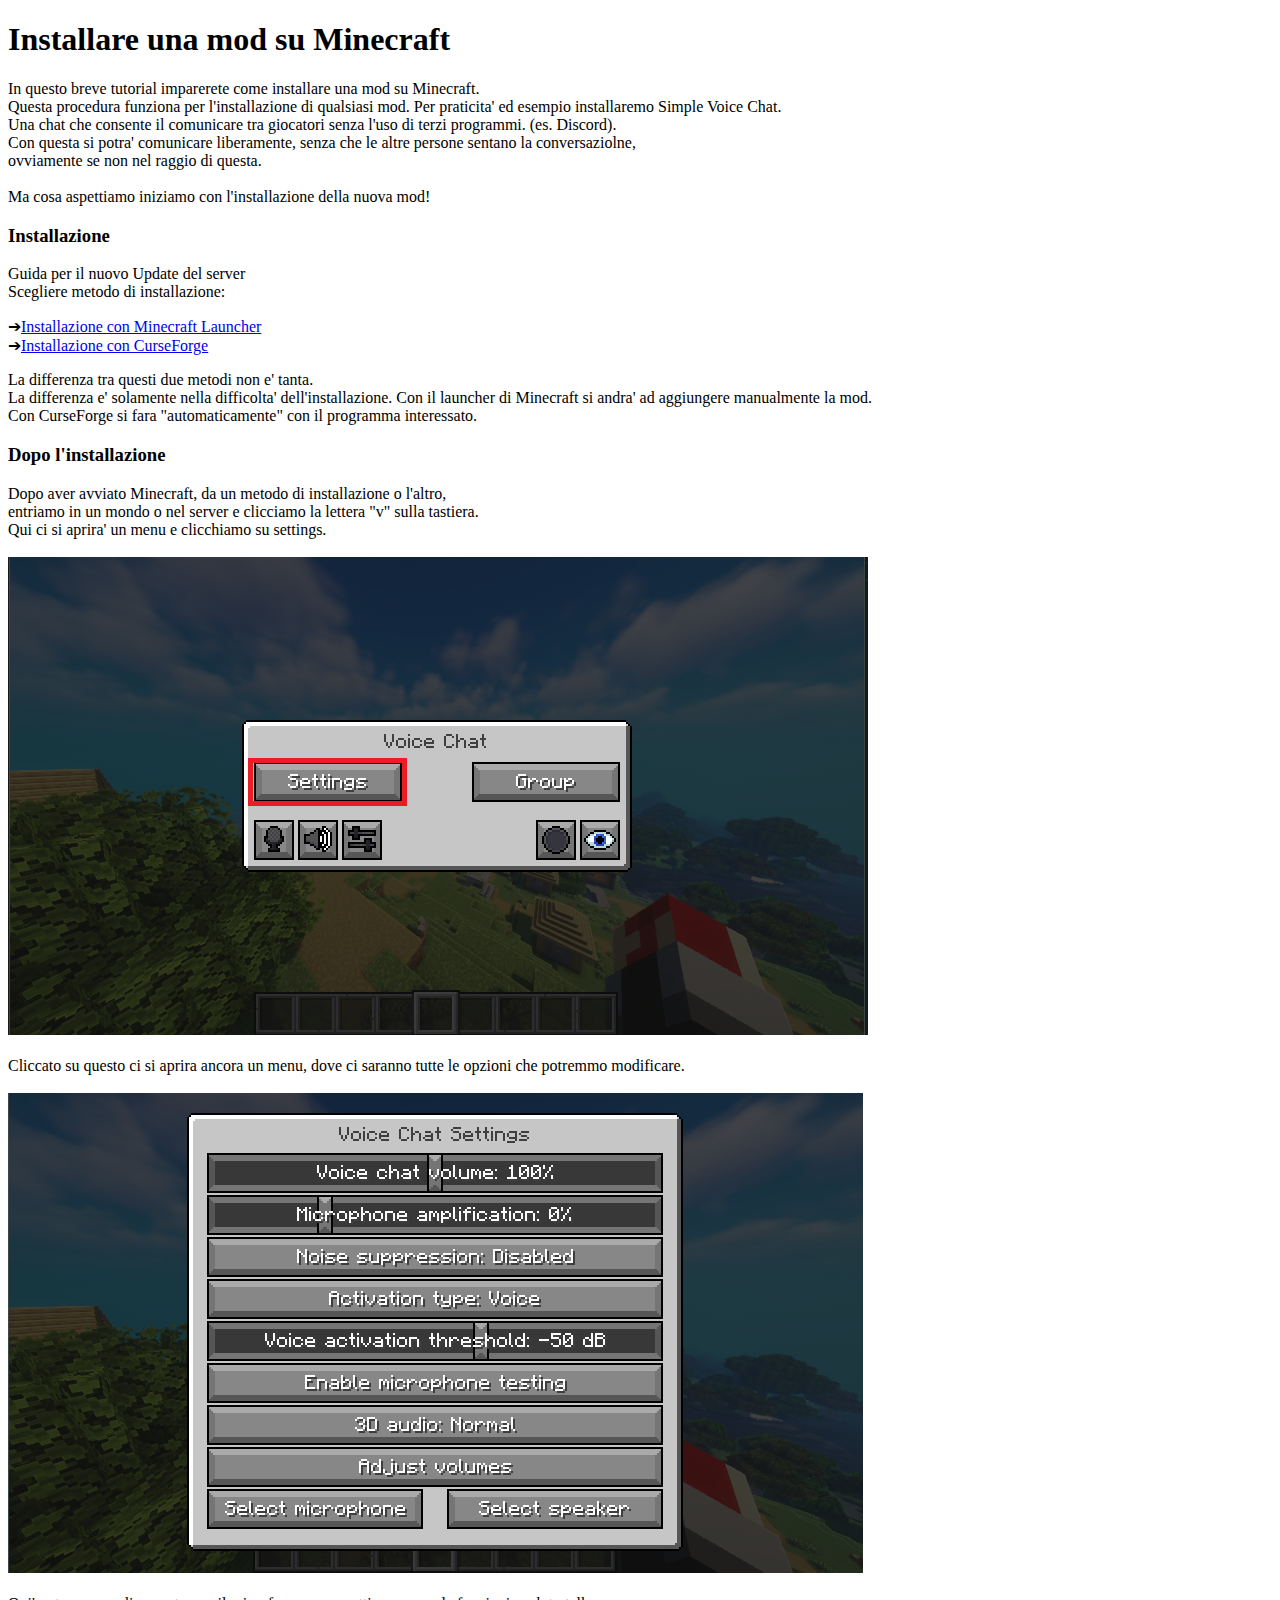
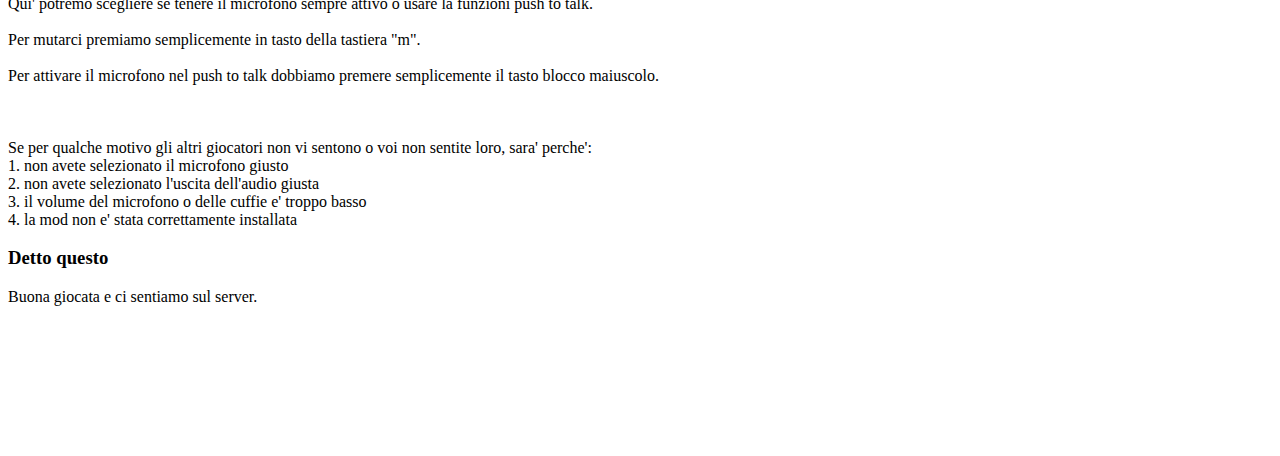
<file: index.html>
<!DOCTYPE html>
<html lang="en">
<head>
    <meta charset="UTF-8">
    <title>Installare una mod</title>
</head>
<body>
    <h1>Installare una mod su Minecraft</h1>
    <p>In questo breve tutorial imparerete come installare una mod su Minecraft. <br>
    Questa procedura funziona per l'installazione di qualsiasi mod. Per praticita' ed esempio installaremo Simple Voice Chat. <br>
    Una chat che consente il comunicare tra giocatori senza l'uso di terzi programmi. (es. Discord). <br>
    Con questa si potra' comunicare liberamente, senza che le altre persone sentano la conversaziolne, <br>
    ovviamente se non nel raggio di questa. <br><br>
    Ma cosa aspettiamo iniziamo con l'installazione della nuova mod!</p>
    <h3>Installazione</h3>
    <p>Guida per il nuovo Update del server<br>
        Scegliere metodo di installazione:</p>
        ➔<a href="minecraftlauncher.html">Installazione con Minecraft Launcher</a><br>
        ➔<a href="curseforge.html">Installazione con CurseForge</a>
    <p>La differenza tra questi due metodi non e' tanta.<br>
    La differenza e' solamente nella difficolta' dell'installazione.
    Con il launcher di Minecraft si andra' ad aggiungere manualmente la mod.<br>
    Con CurseForge si fara "automaticamente" con il programma interessato.</p>
    <h3>Dopo l'installazione</h3>
    <p>
        Dopo aver avviato Minecraft, da un metodo di installazione o l'altro,<br>
        entriamo in un mondo o nel server e clicciamo la lettera "v" sulla tastiera. <br>
        Qui ci si aprira' un menu e clicchiamo su settings.<br><br>
        <img src="Images/simple voice chat.png" alt=""><br><br>
        Cliccato su questo ci si aprira ancora un menu, dove ci saranno tutte le opzioni che potremmo modificare. <br><br>
        <img src="Images/simple voice chat 2.png" alt=""><br><br>
        Qui' potremo scegliere se tenere il microfono sempre attivo o usare la funzioni push to talk. <br><br>
        Per mutarci premiamo semplicemente in tasto della tastiera "m". <br><br>
        Per attivare il microfono nel push to talk dobbiamo premere semplicemente il tasto blocco maiuscolo. <br><br><br><br>
        Se per qualche motivo gli altri giocatori non vi sentono o voi non sentite loro, sara' perche':<br>
        1. non avete selezionato il microfono giusto <br>
        2. non avete selezionato l'uscita dell'audio giusta <br>
        3. il volume del microfono o delle cuffie e' troppo basso <br>
        4. la mod non e' stata correttamente installata <br>
    </p>
    <h3>Detto questo</h3>
    <p>Buona giocata e ci sentiamo sul server.</p>
    <br><br><br><br><br><br><br>
</body>
</html>
</file>
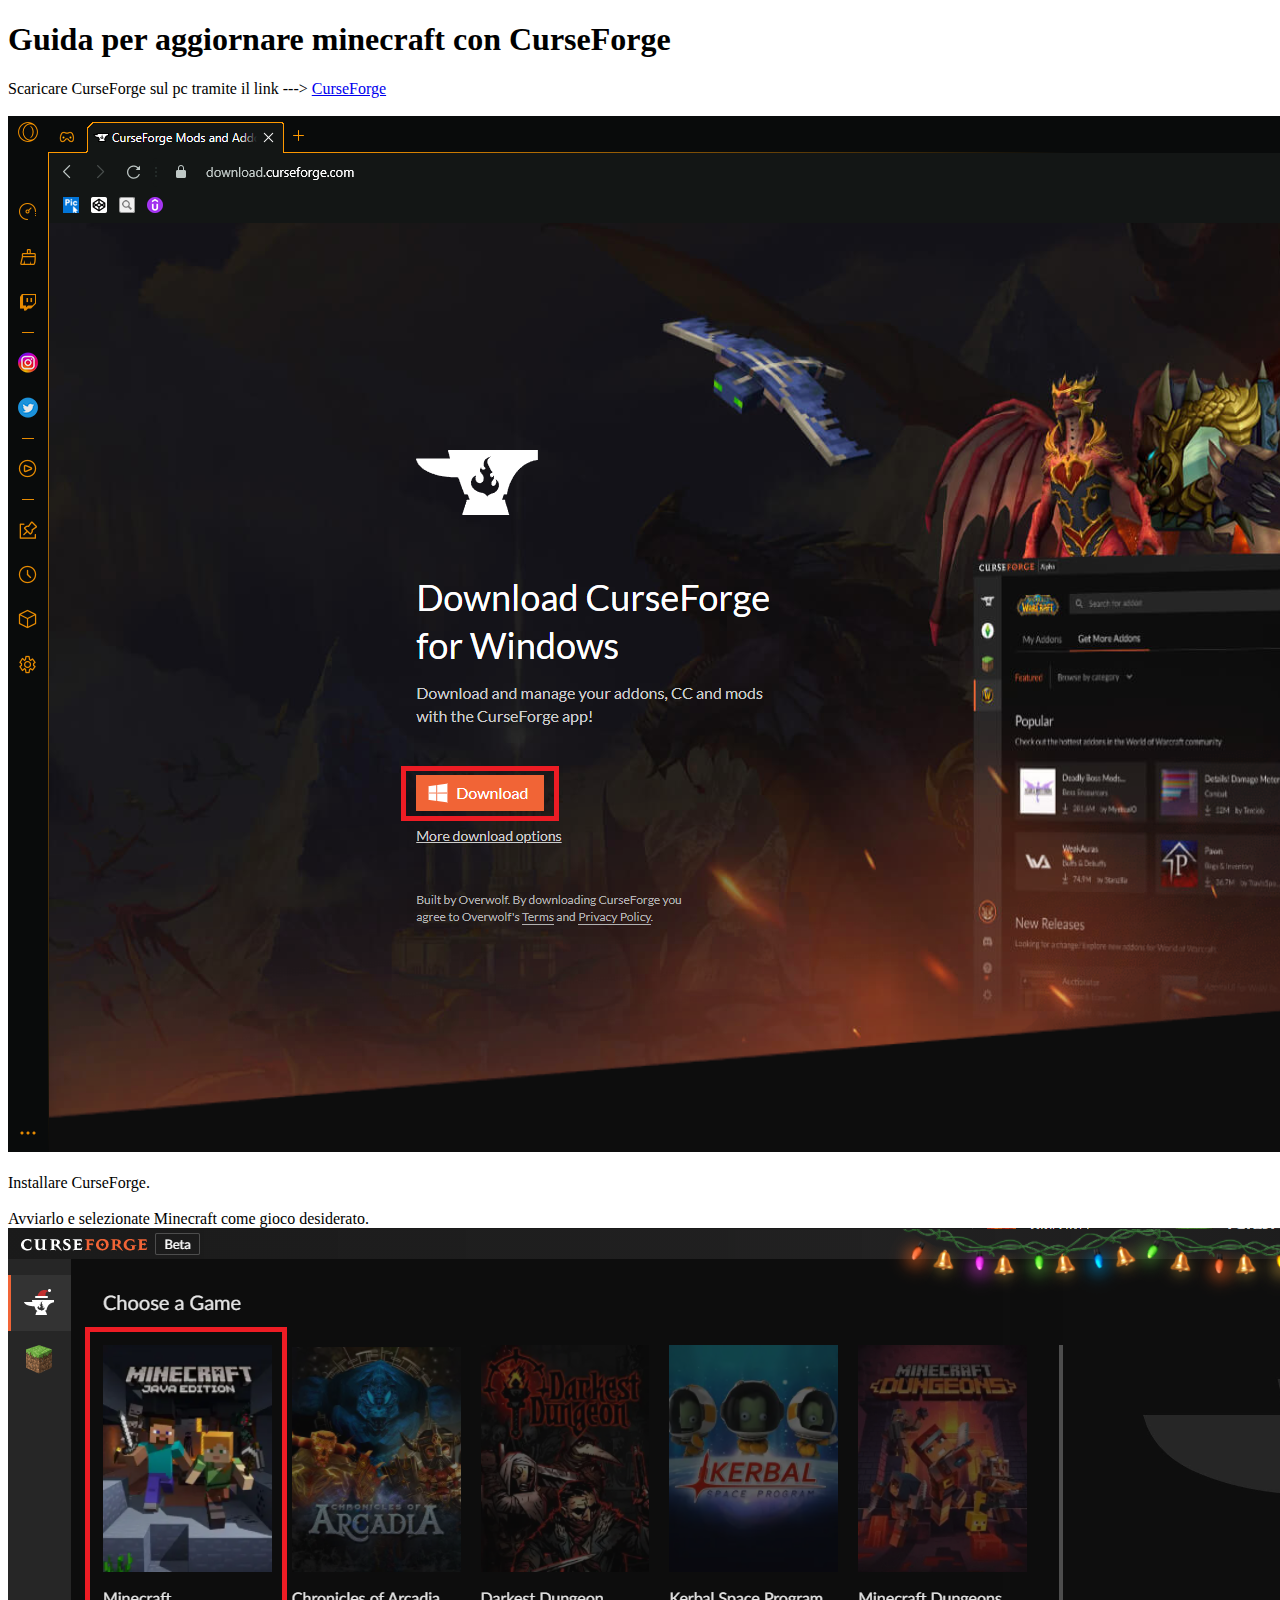
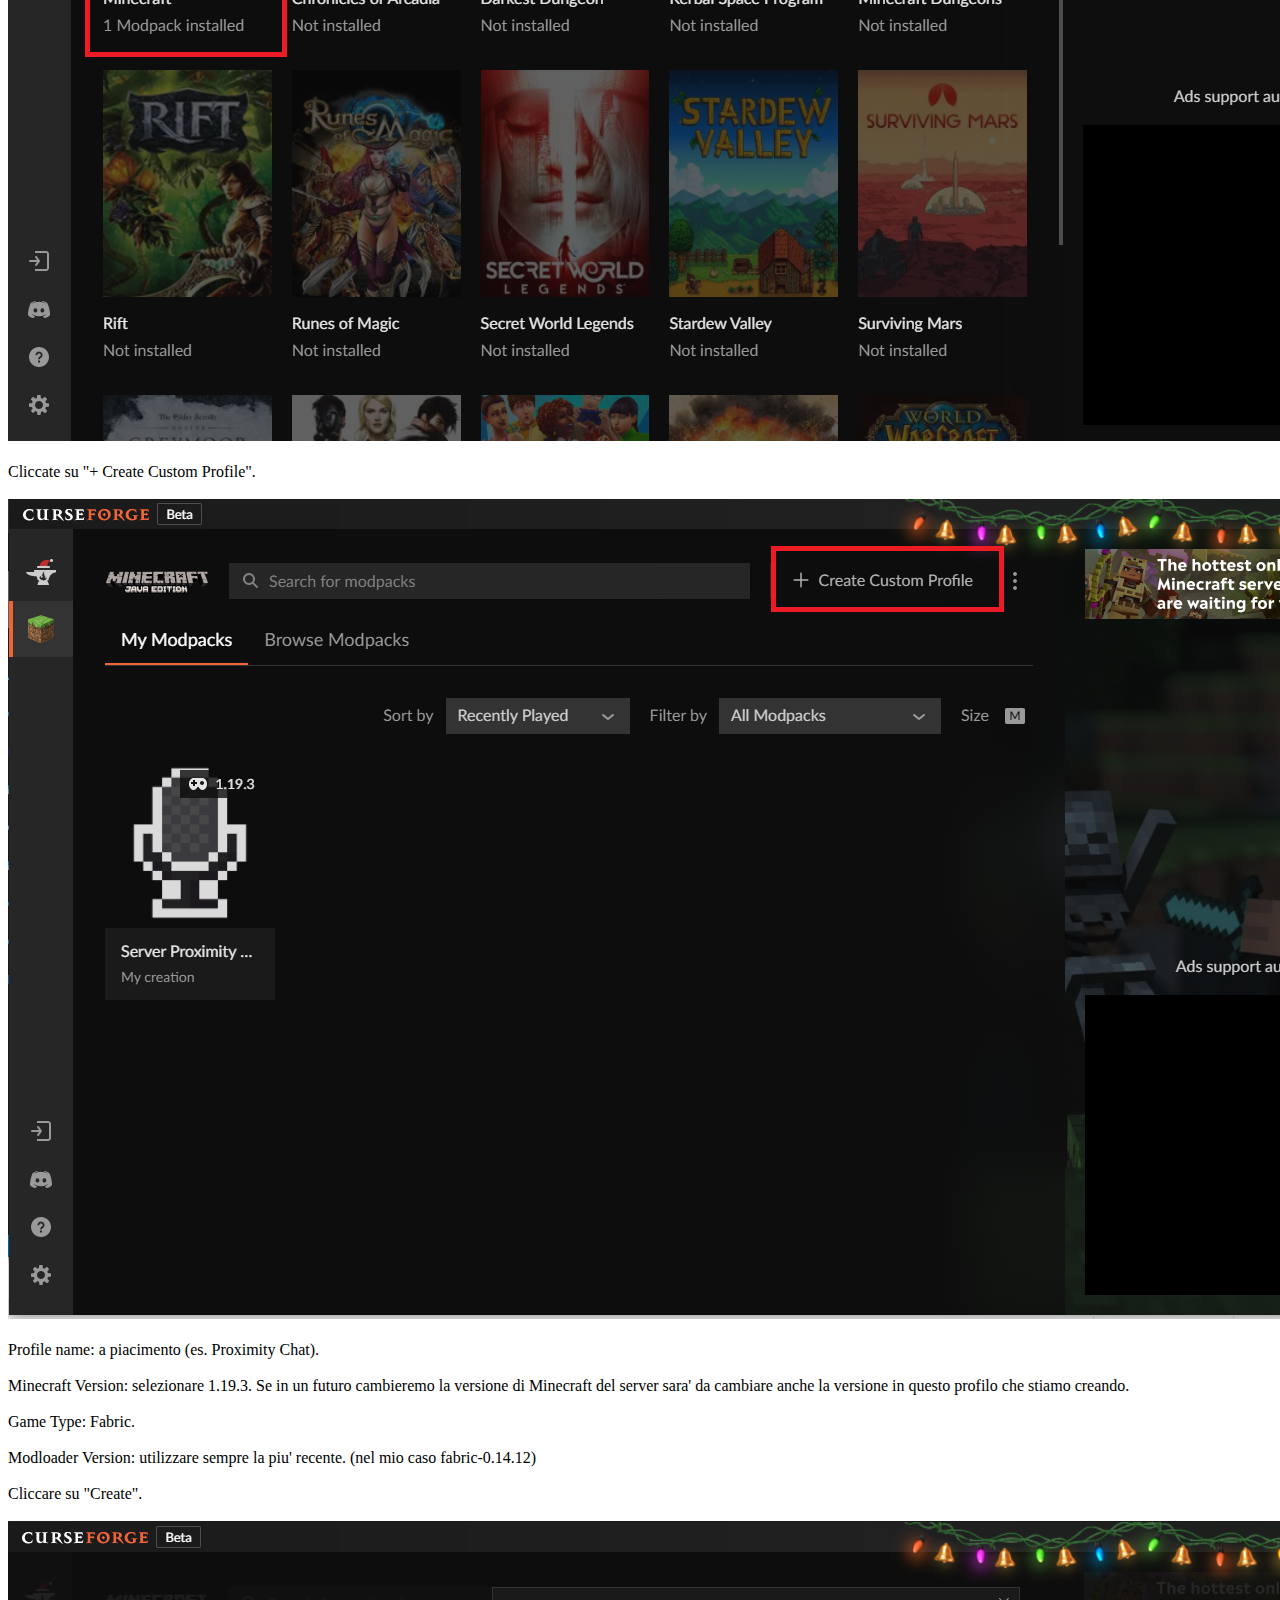
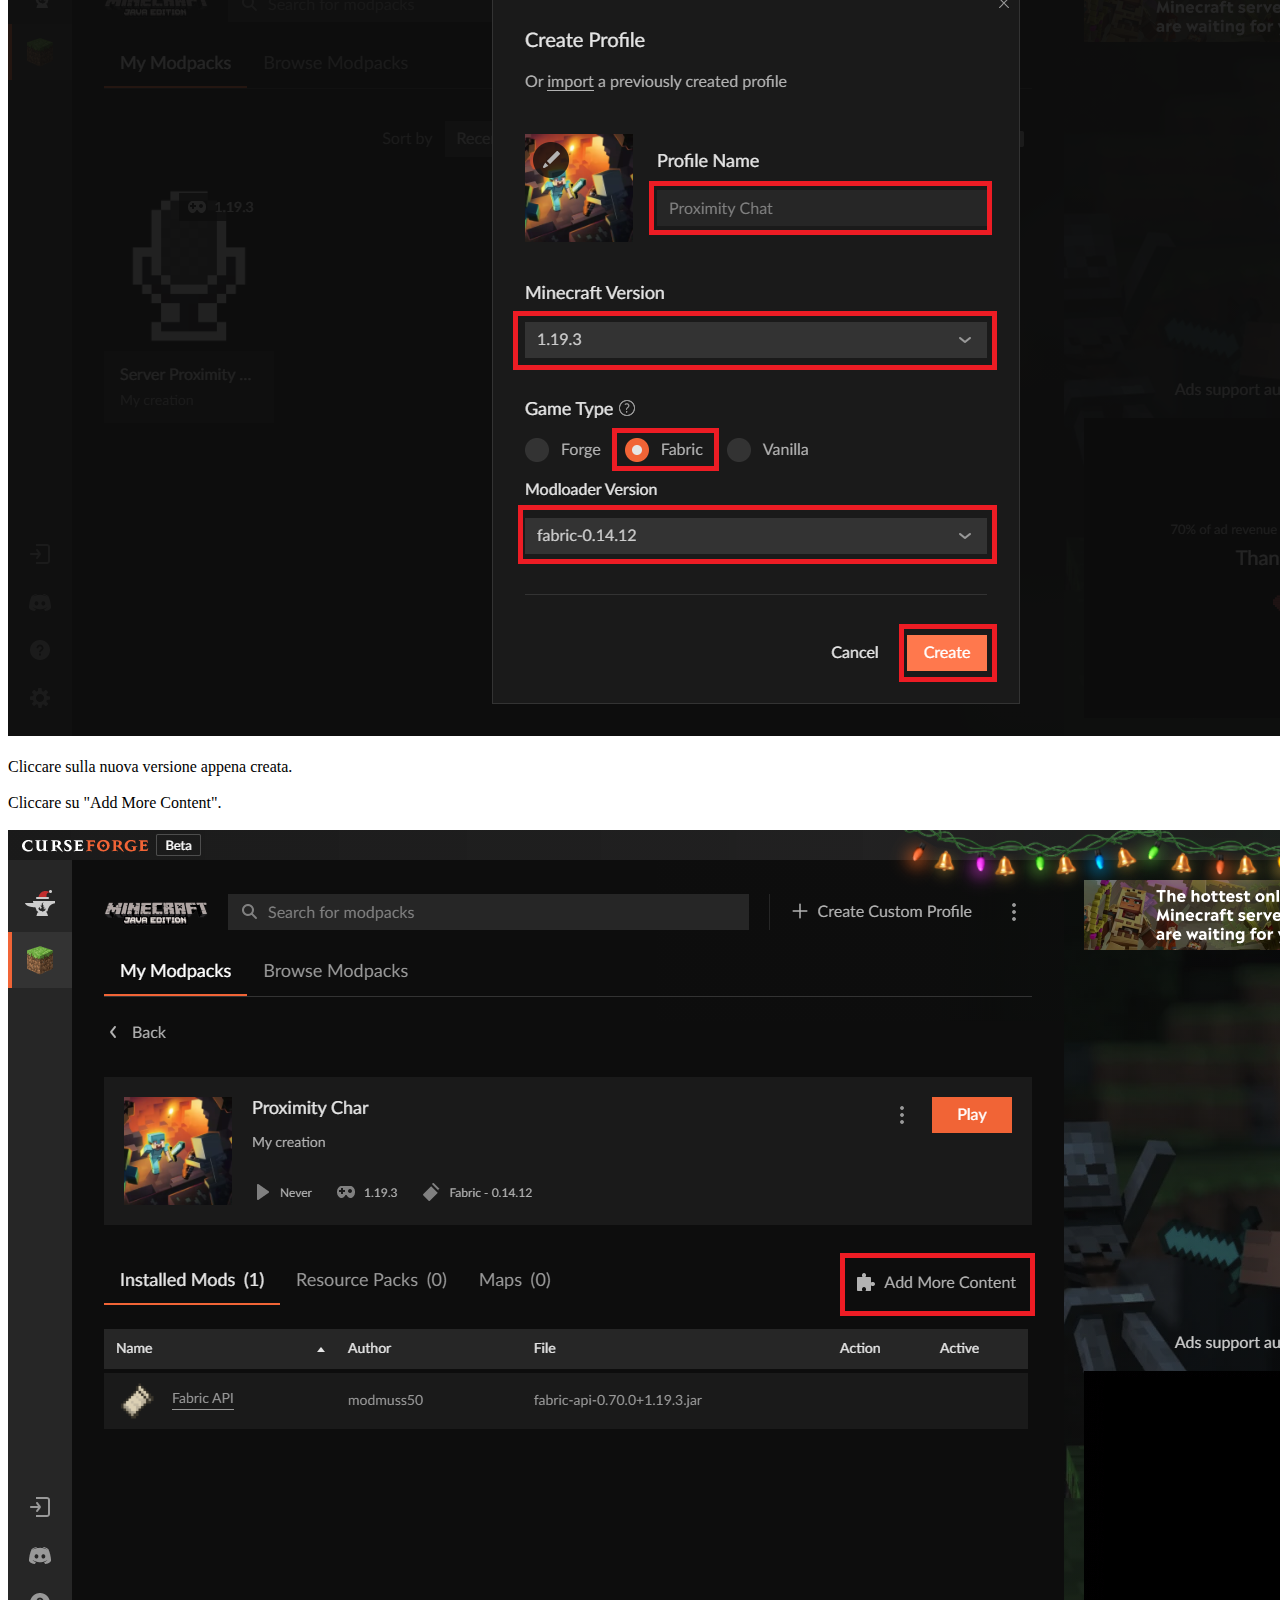
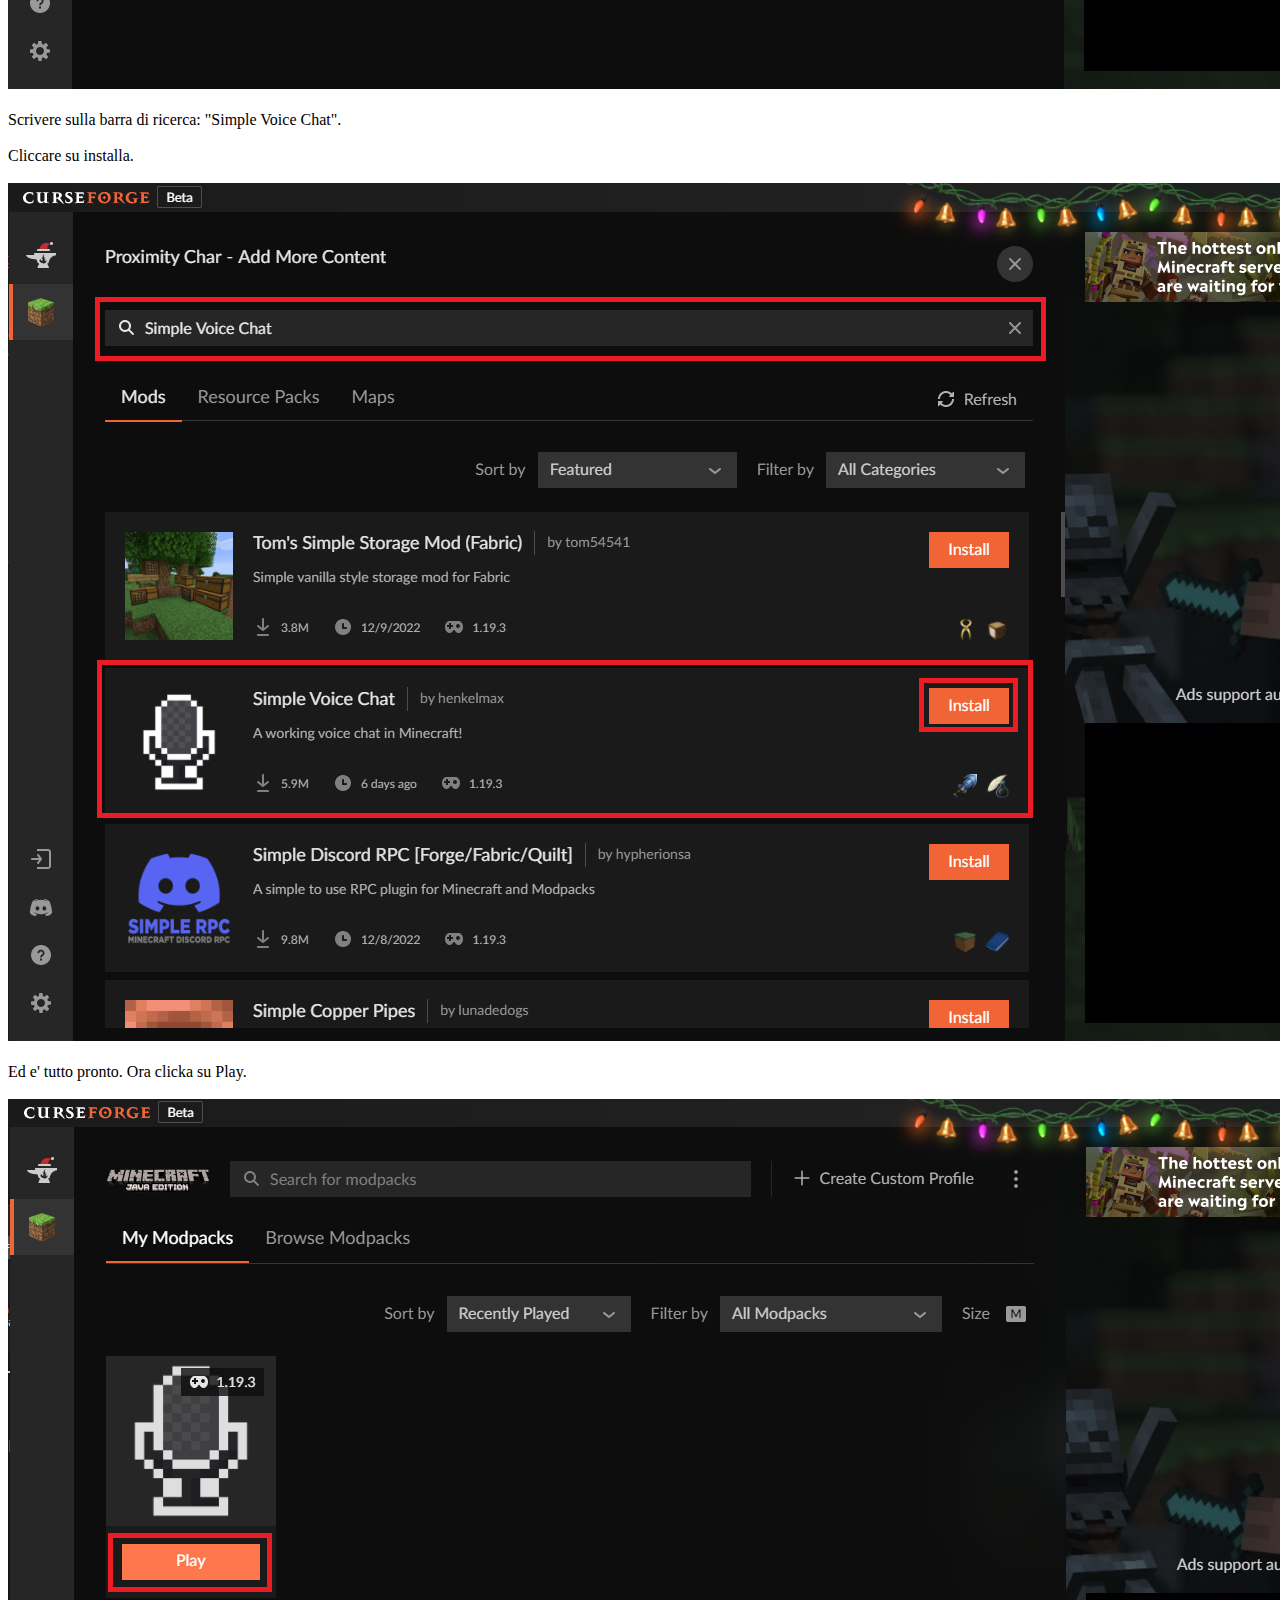
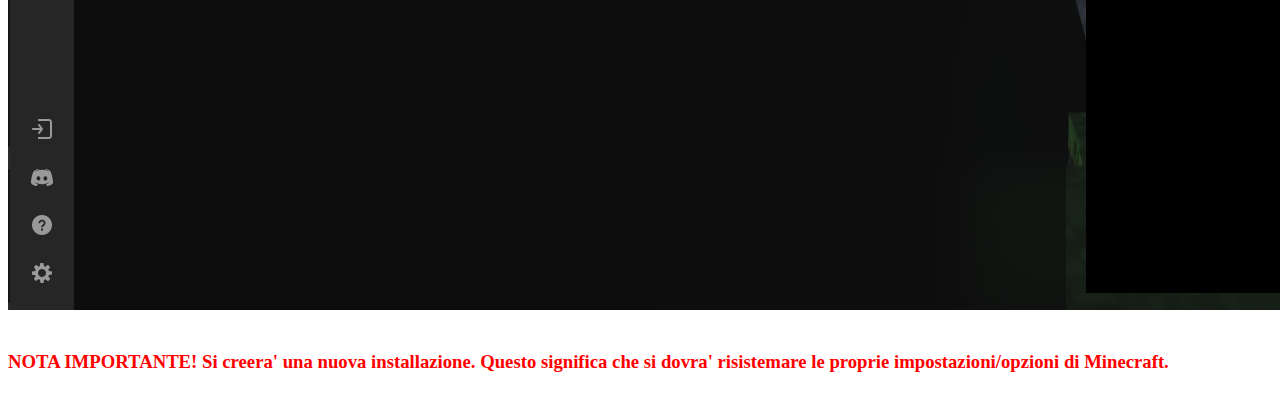
<file: curseforge.html>
<!DOCTYPE html>
<html lang="en">
    <head>
        <meta charset="UTF-8">
        <title>Installazione con CurseForge</title>
        <link rel="stylesheet" href="styles.css">
    </head>
    <body>
        <h1>Guida per aggiornare minecraft con CurseForge</h1>
        <p>Scaricare CurseForge sul pc tramite il link ---> <a href="https://download.curseforge.com">CurseForge</a><br><br>
        <img src="Images/extra 1.png" alt=""><br><br>
        Installare CurseForge.<br><br>
        Avviarlo e selezionate Minecraft come gioco desiderato.<br>
        <img src="Images/1.png" alt="Immagine Selezionamento Gioco Desiderato"><br><br>
        Cliccate su "+ Create Custom Profile".<br><br>
        <img src="Images/2.png"><br><br>
        Profile name: a piacimento (es. Proximity Chat).<br><br>
        Minecraft Version: selezionare 1.19.3. Se in un futuro cambieremo la versione di Minecraft del server sara' da cambiare anche la versione in questo profilo che stiamo creando.<br><br>
        Game Type: Fabric.<br><br>
        Modloader Version: utilizzare sempre la piu' recente. (nel mio caso fabric-0.14.12)<br><br>
        Cliccare su "Create".<br><br>
        <img src="Images/3.png"><br><br>
        Cliccare sulla nuova versione appena creata.<br><br>
        Cliccare su "Add More Content".<br><br>
        <img src="Images/5.png"><br><br>
        Scrivere sulla barra di ricerca: "Simple Voice Chat".<br><br>
        Cliccare su installa.<br><br>
        <img src="Images/6.png"><br><br>
        Ed e' tutto pronto. Ora clicka su Play.<br><br>
        <img src="Images/4.png"><br><br>
        <h3>NOTA IMPORTANTE! Si creera' una nuova installazione. Questo significa che si dovra' risistemare le proprie impostazioni/opzioni di Minecraft.</p></h3><br>
    </body>
</html>
</file>
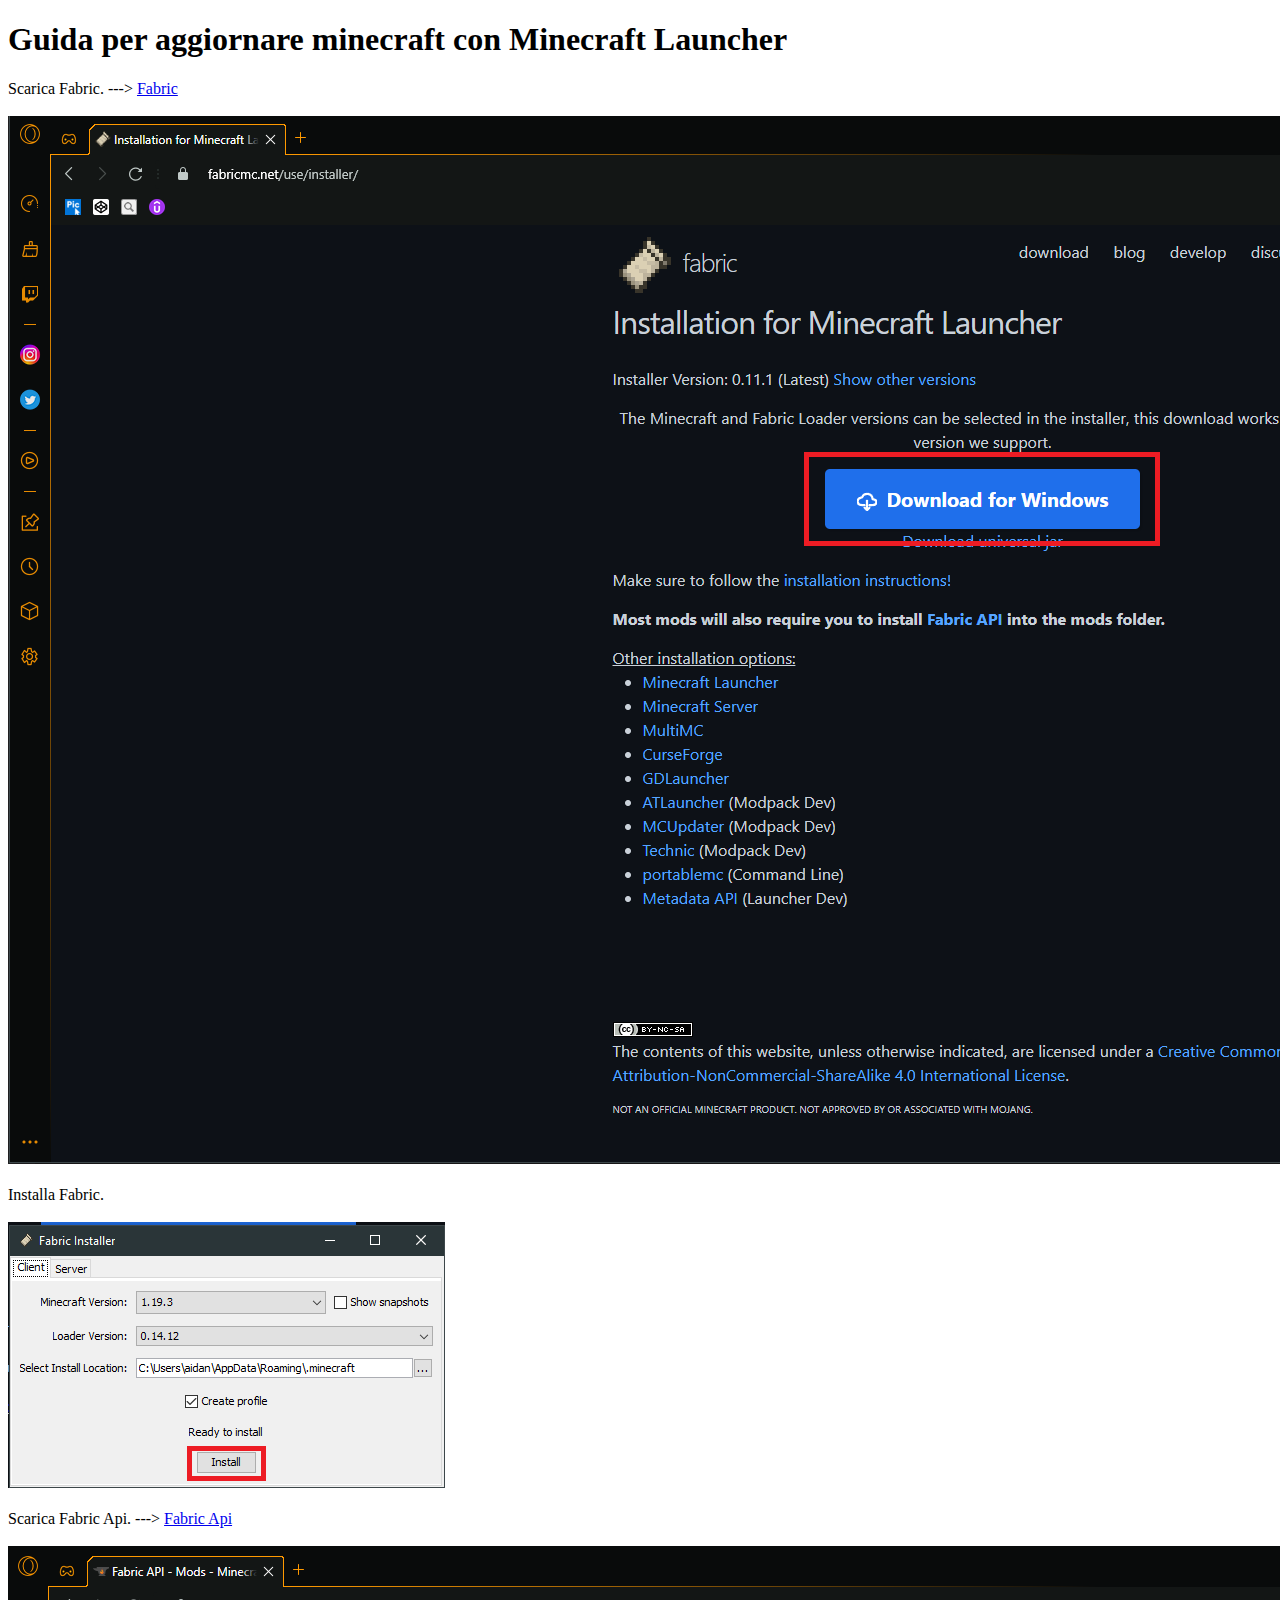
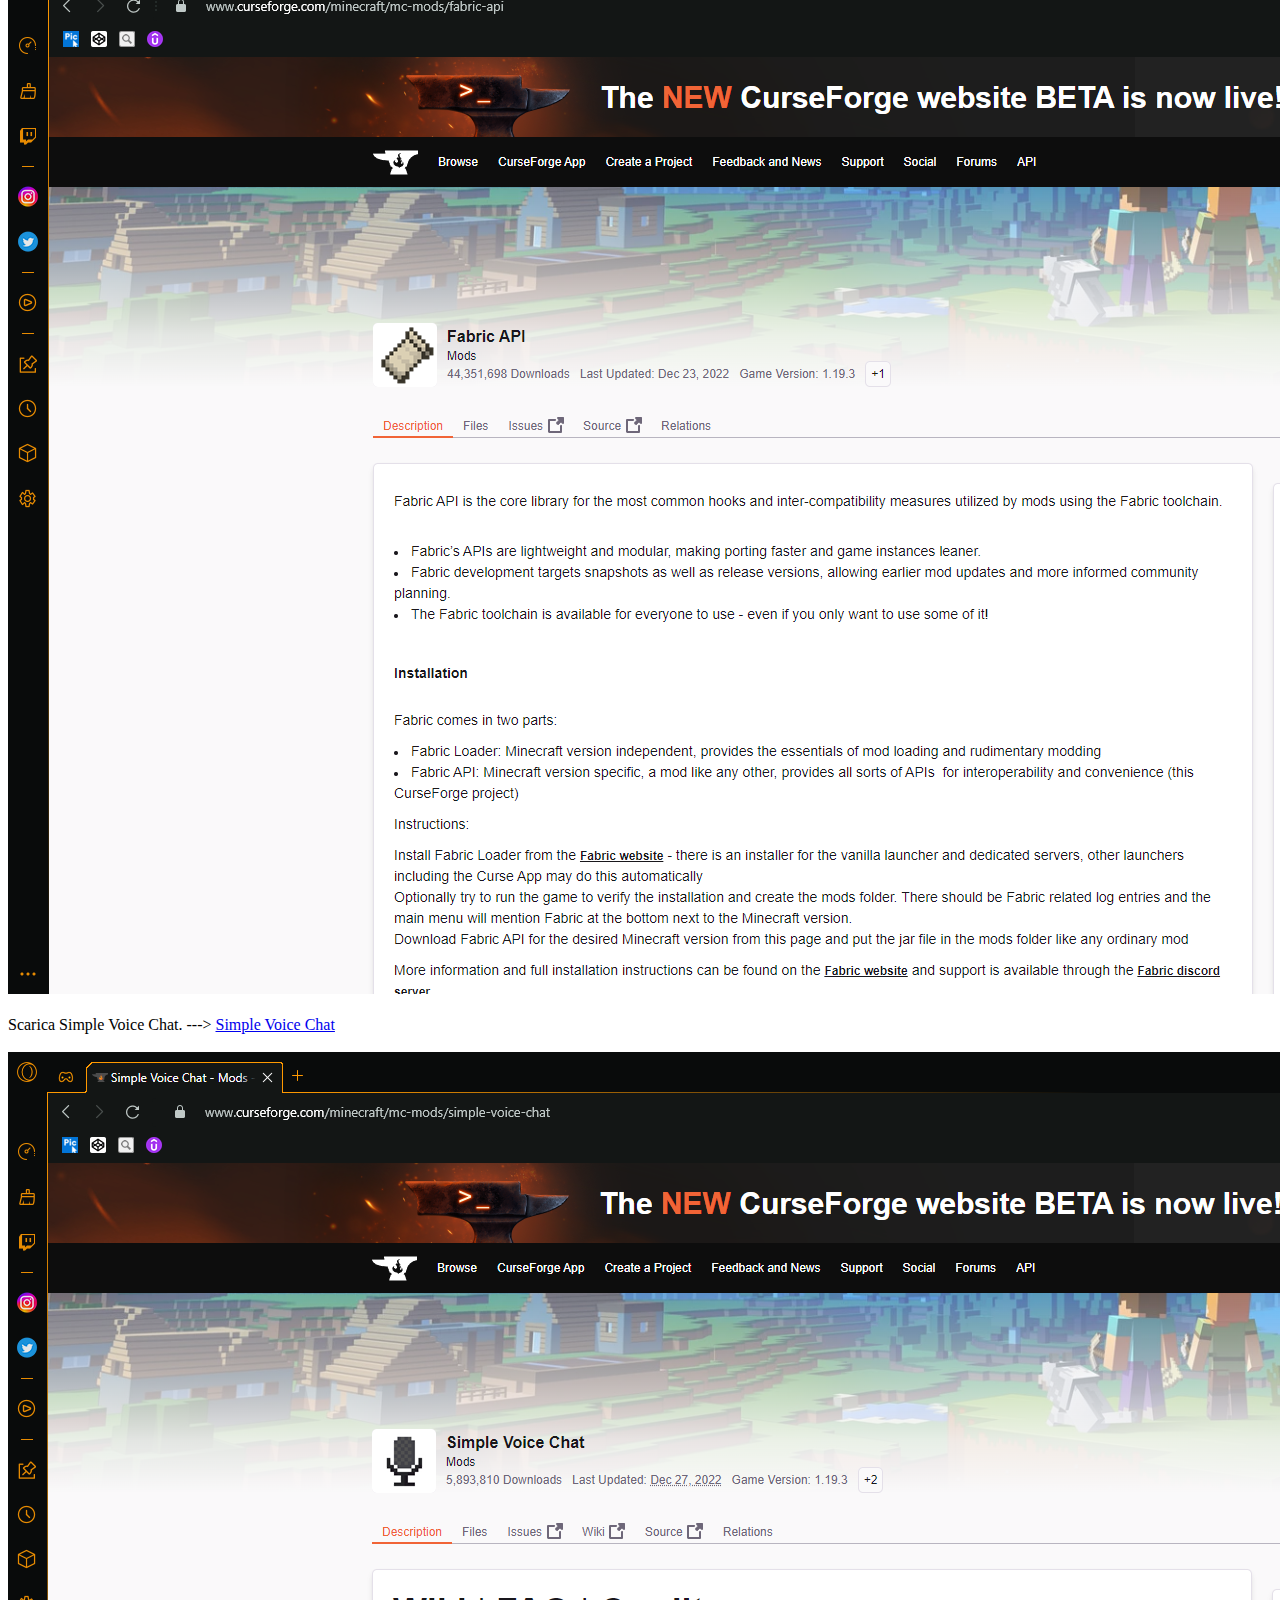
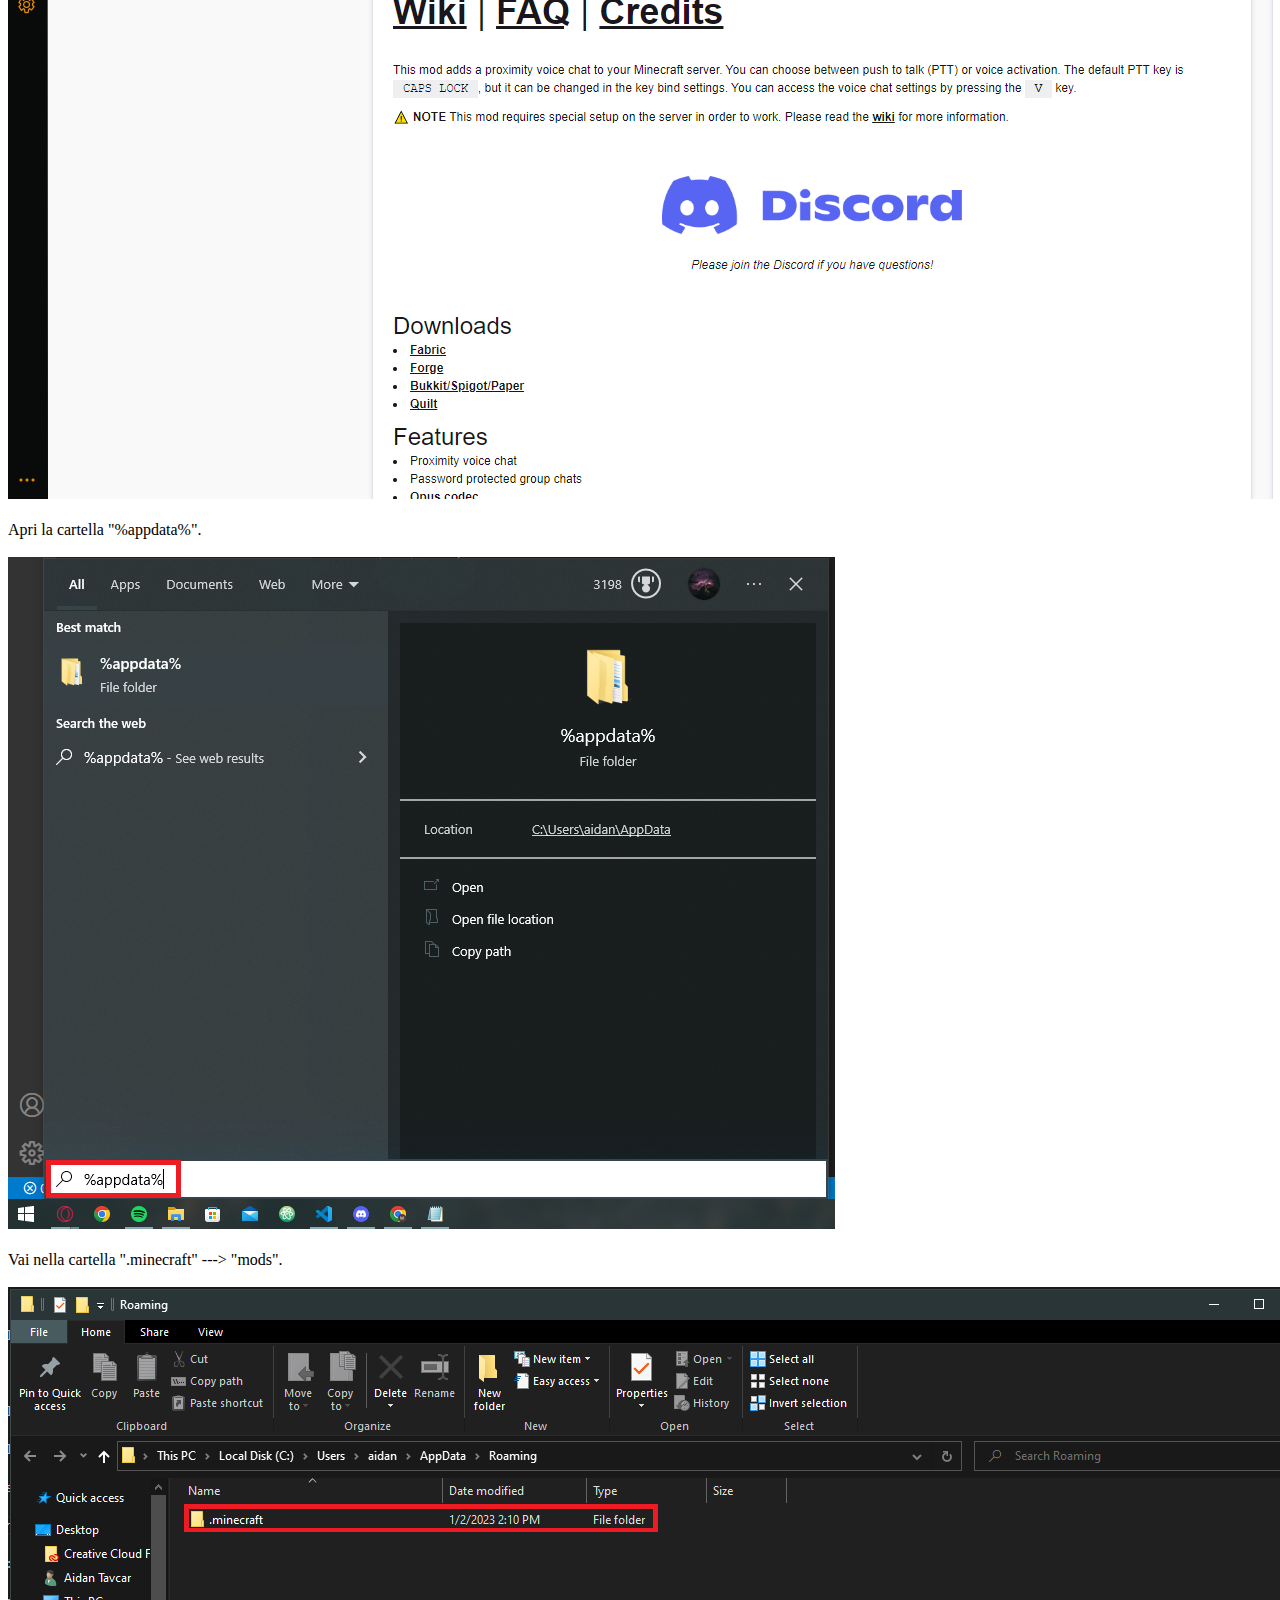
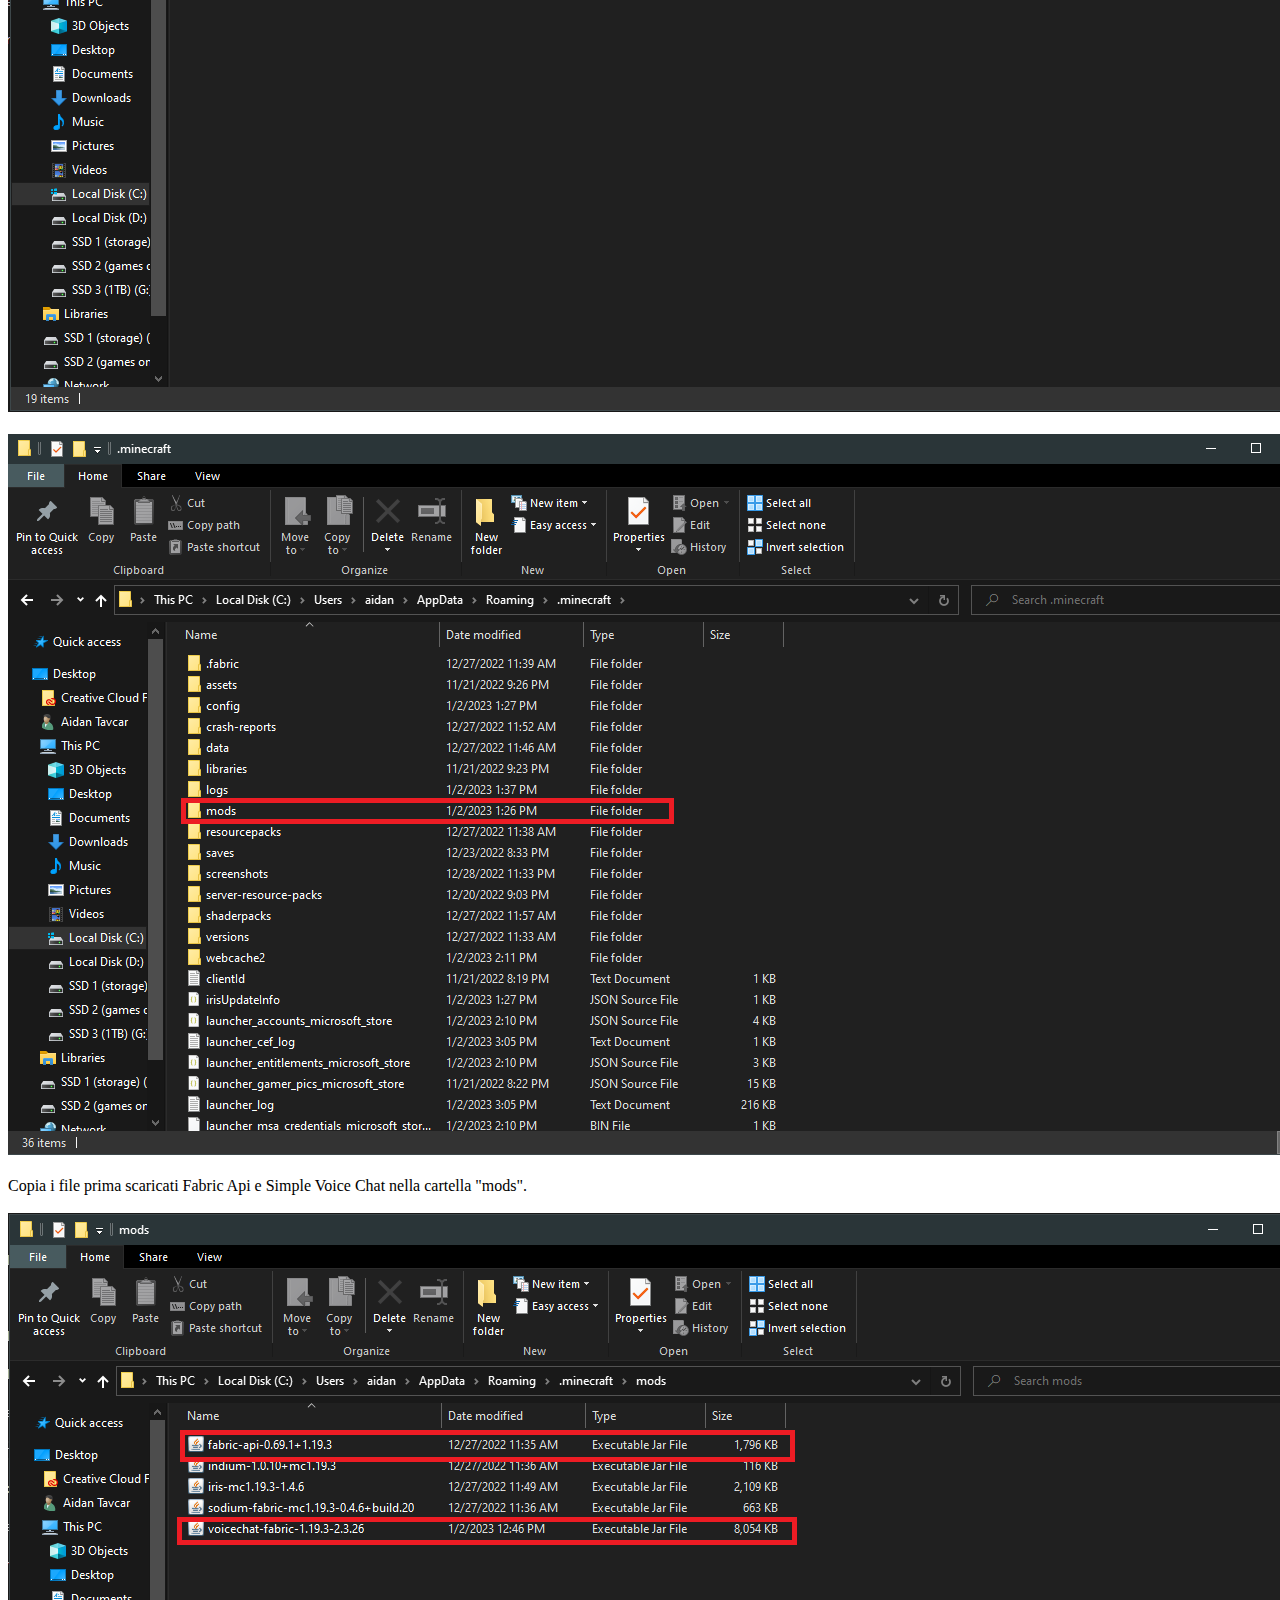
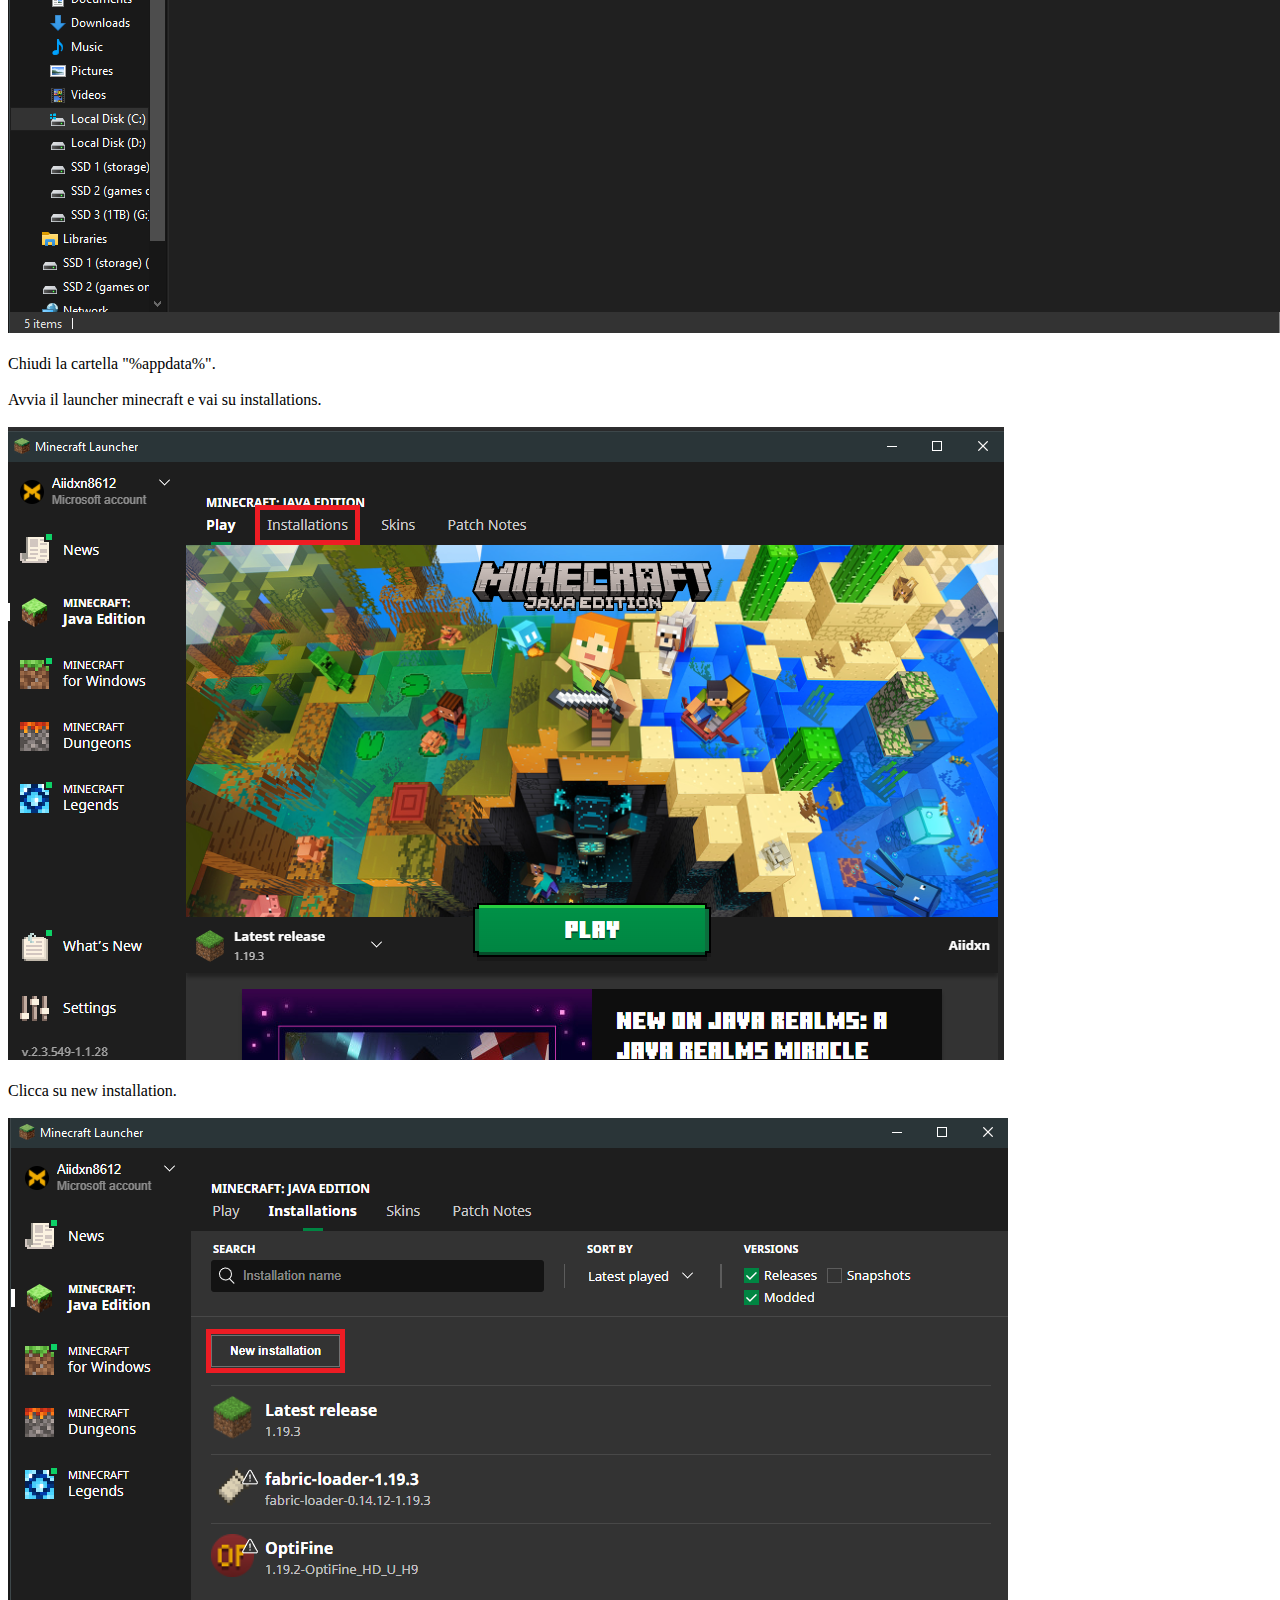
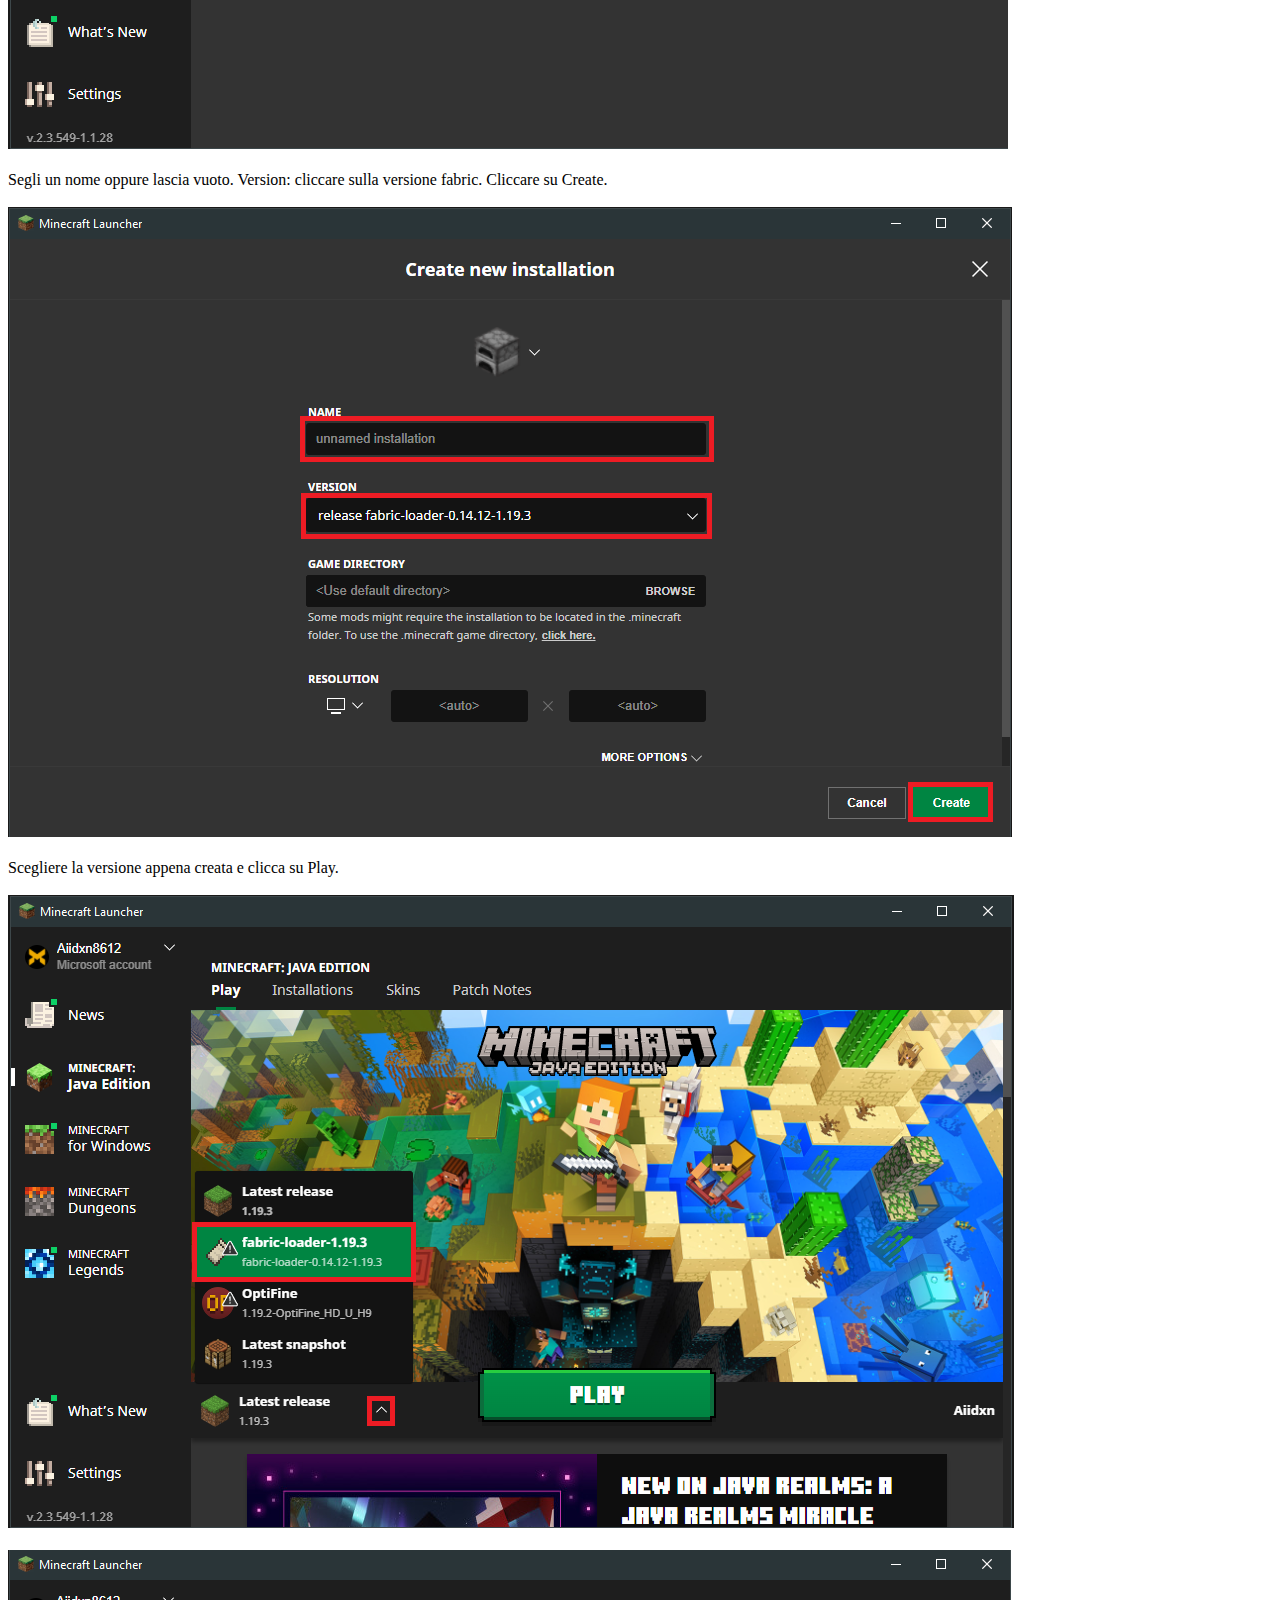
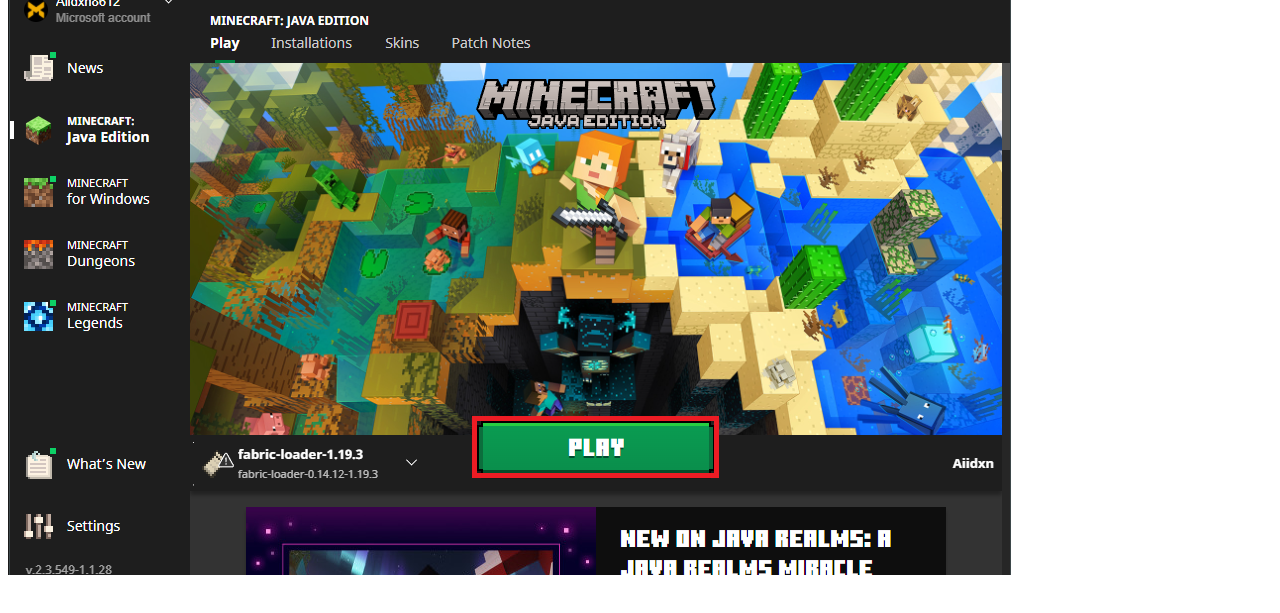
<file: minecraftlauncher.html>
<!DOCTYPE html>
<html lang="en">
    <head>
        <meta charset="UTF-8">
        <title>Installaizone con Minecraft Launcher</title>
    </head>
    <body>
        <h1>Guida per aggiornare minecraft con Minecraft Launcher</h1>
        <p>
            Scarica Fabric. ---> <a href="https://fabricmc.net/use/installer/">Fabric</a><br><br>
            <img src="Images/fabric 1.png" alt=""><br><br>
            Installa Fabric. <br><br>
            <img src="Images/fabric 4.png" alt=""><br><br>
            Scarica Fabric Api. ---> <a href="https://www.curseforge.com/minecraft/mc-mods/fabric-api">Fabric Api</a> <br><br>
            <img src="Images/fabric 2.png" alt=""><br><br>
            Scarica Simple Voice Chat. ---> <a href="https://www.curseforge.com/minecraft/mc-mods/simple-voice-chat">Simple Voice Chat</a> <br><br>
            <img src="Images/fabric 3.png" alt=""><br><br>
            Apri la cartella "%appdata%". <br><br>
            <img src="Images/fabric 5.png" alt=""><br><br>
            Vai nella cartella ".minecraft" ---> "mods". <br><br>
            <img src="Images/fabric 6.png" alt=""><br><br>
            <img src="Images/fabric 7.png" alt=""><br><br>
            Copia i file prima scaricati Fabric Api e Simple Voice Chat nella cartella "mods". <br><br>
            <img src="Images/fabric 8.png" alt=""><br><br>
            Chiudi la cartella "%appdata%". <br><br>
            Avvia il launcher minecraft e vai su installations. <br><br>
            <img src="Images/launcher 1.png" alt=""><br><br>
            Clicca su new installation. <br><br>
            <img src="Images/launcher 2.png" alt=""><br><br>
            Segli un nome oppure lascia vuoto.
            Version: cliccare sulla versione fabric.
            Cliccare su Create. <br><br>
            <img src="Images/launcher 3.png" alt=""><br><br>
            Scegliere la versione appena creata e clicca su Play. <br><br>
            <img src="Images/launcher 4.png" alt=""><br><br>
            <img src="Images/launcher 5.png" alt=""><br><br>
        </p>
    </body>
</html>
</file>
<file: styles.css>
h3 {
    color:red
}
</file>
